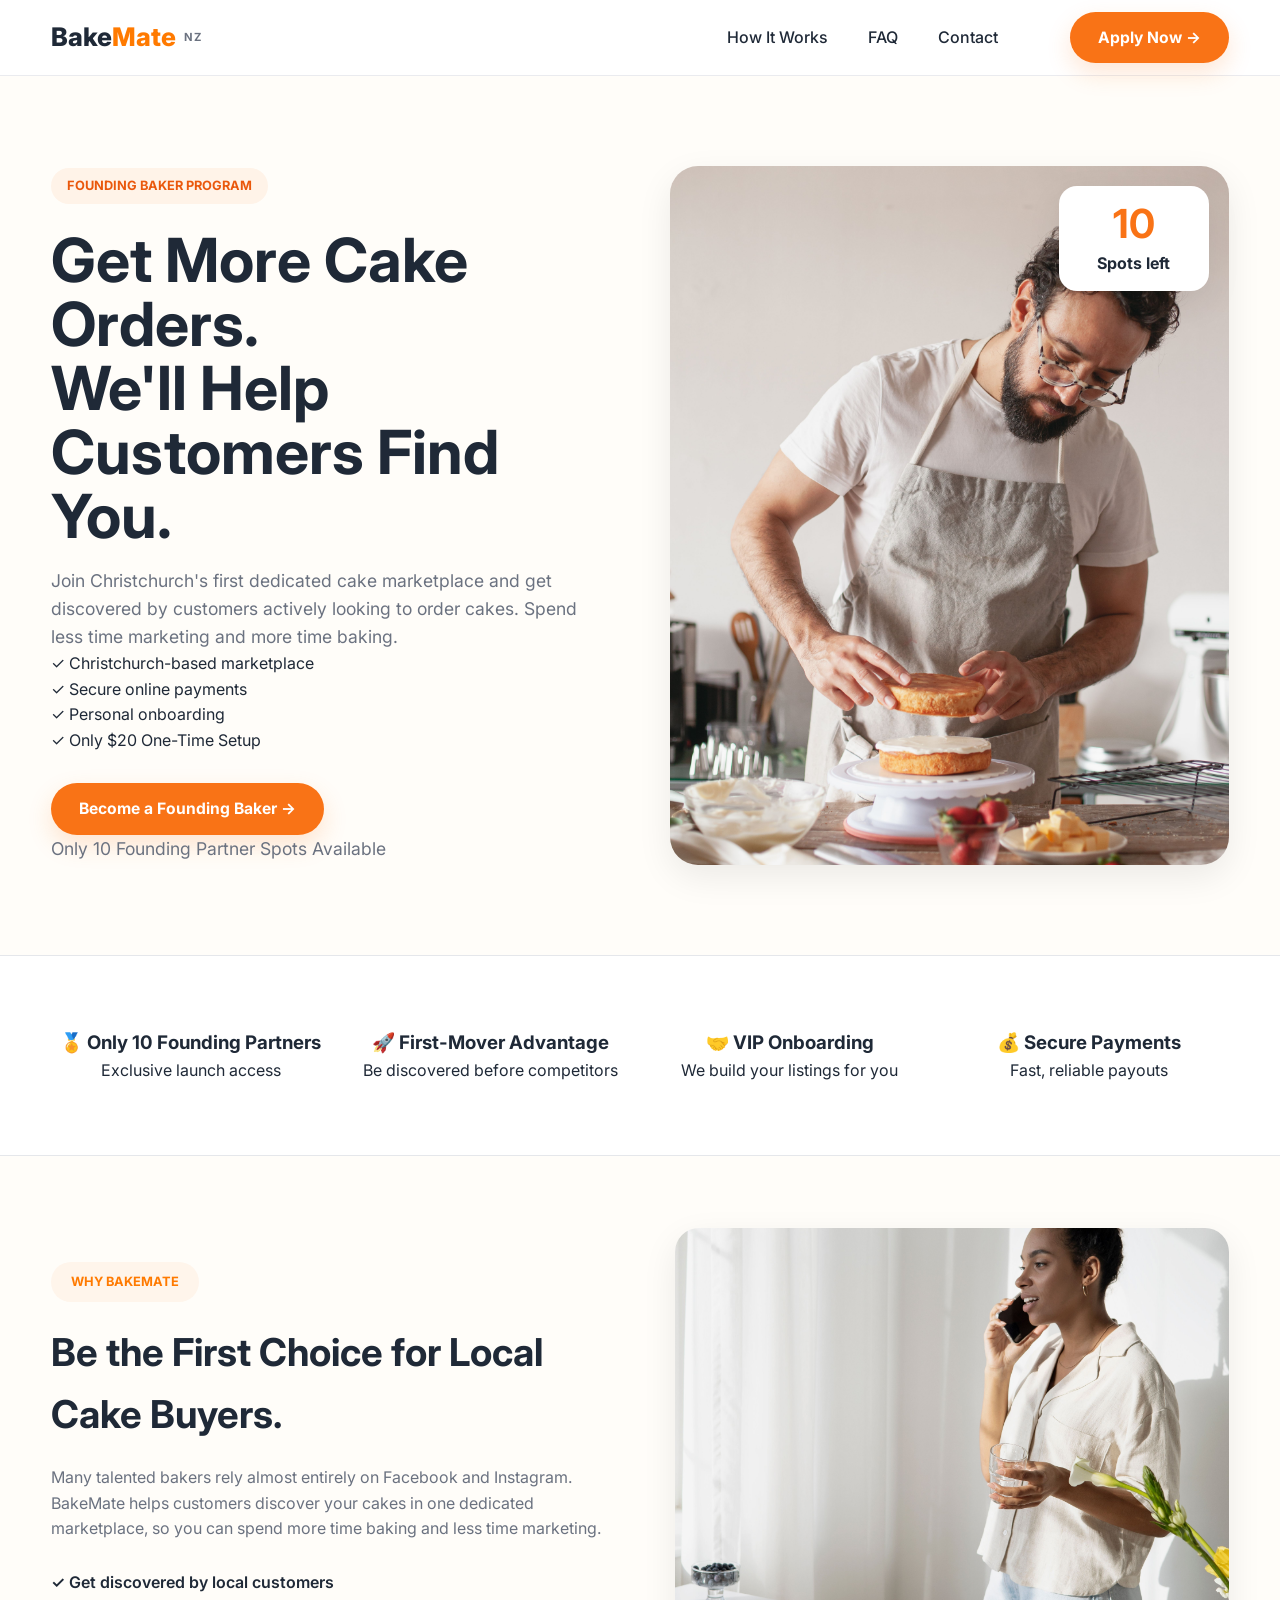
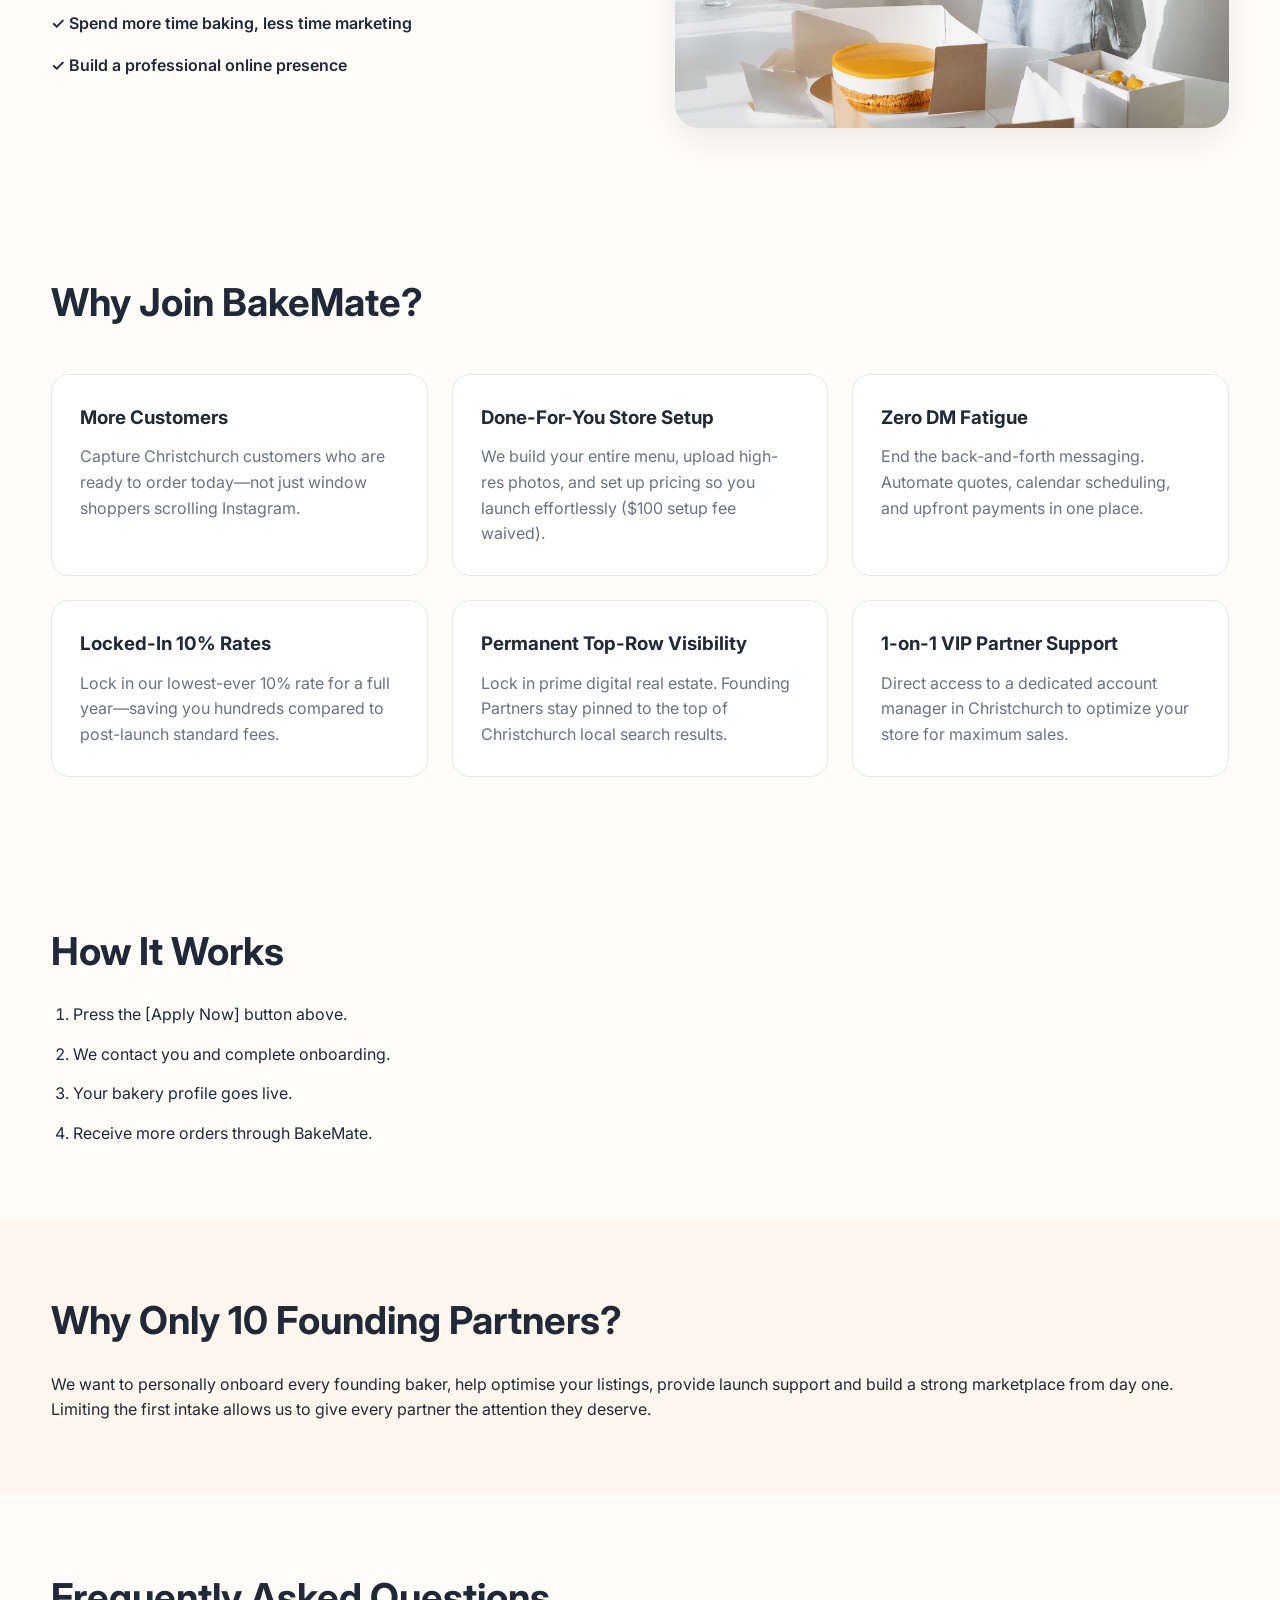
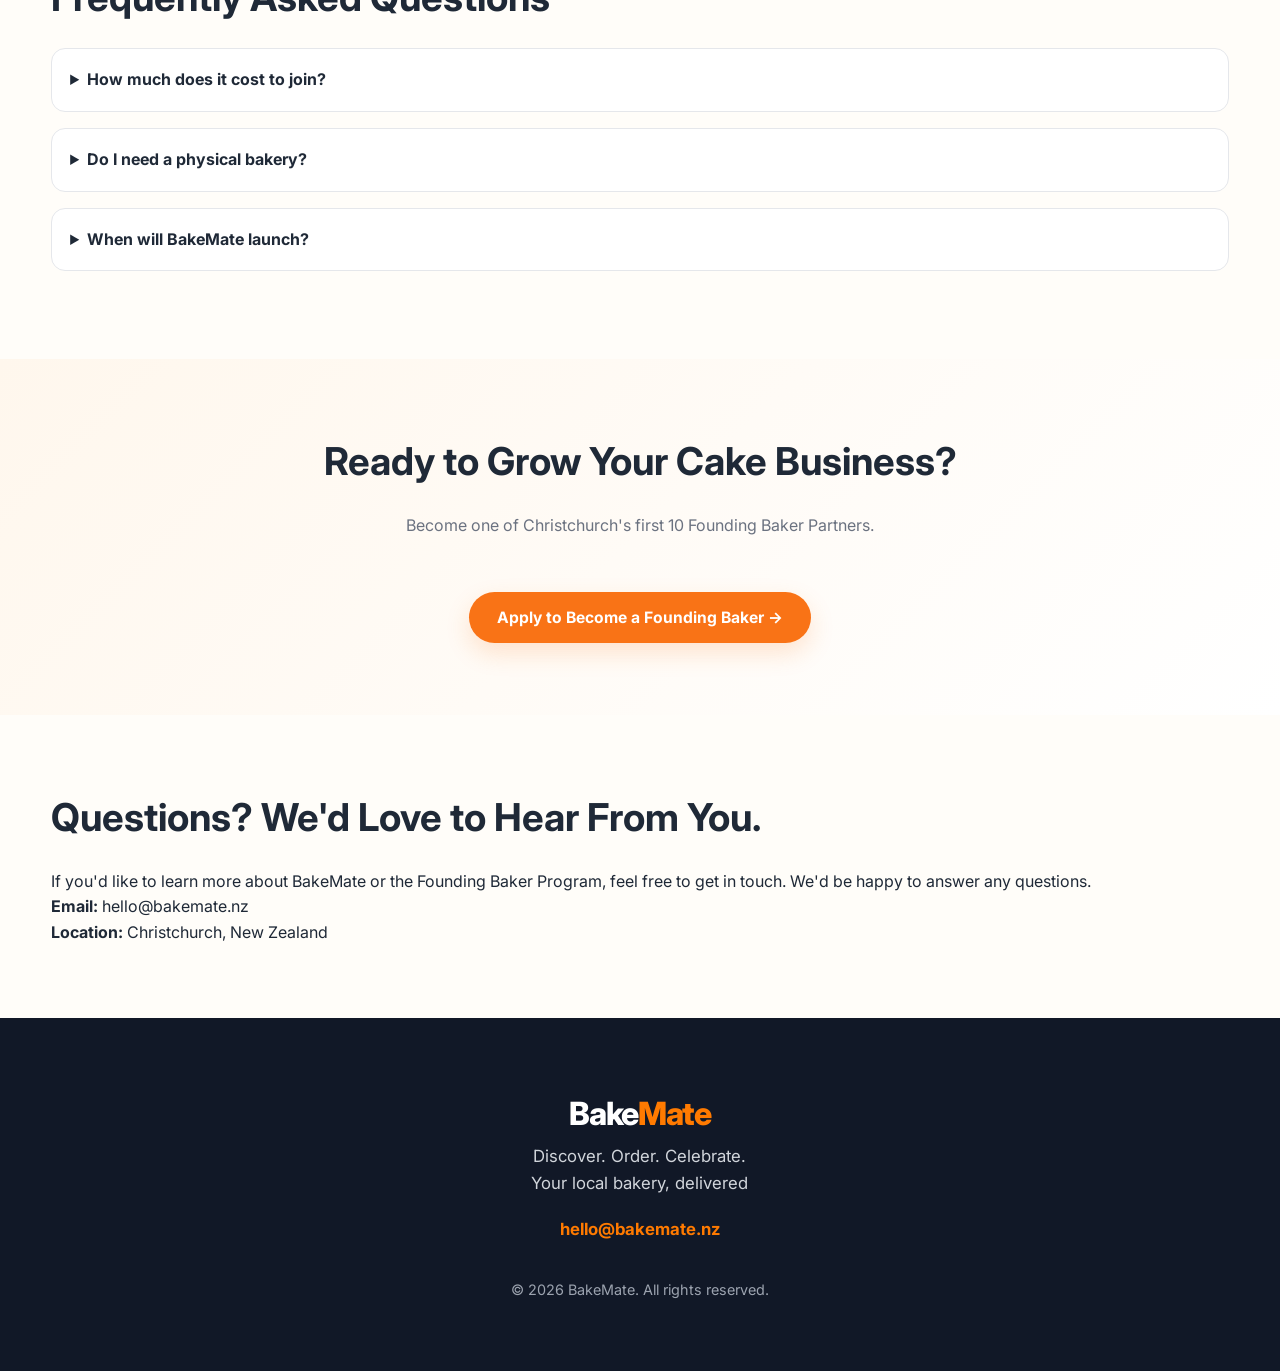
<file: index.html>
<!DOCTYPE html>
<html lang="en">
<head>
  <meta charset="UTF-8">
  <meta name="viewport" content="width=device-width, initial-scale=1.0">
  <title>Become a Founding Baker Partner | BakeMate</title>
  <meta name="description" content="Join BakeMate as one of Christchurch's first 10 Founding Baker Partners and grow your cake business with BakeMate.">
  <link rel="preconnect" href="https://fonts.googleapis.com">
  <link rel="preconnect" href="https://fonts.gstatic.com" crossorigin>
  <link href="https://fonts.googleapis.com/css2?family=Inter:wght@400;500;600;700;800&display=swap" rel="stylesheet">
  <link rel="stylesheet" href="style.css">
</head>

<body>

<header class="header">

    <div class="container">
        <button class="menu-toggle" aria-label="Open Menu">

            <span></span>
            <span></span>
            <span></span>

        </button>

        <a href="/" class="logo">
            <span class="logo-bake">Bake</span><span class="logo-mate">Mate</span>
            <span class="logo-beta">NZ</span>
        </a>

        <nav class="nav">

            <a href="#how">How It Works</a>

            <a href="#faq">FAQ</a>

            <a href="#contact">Contact</a>

        </nav>

        <a href="https://forms.gle/CLpmcEWiqmy2cNuj7"
           target="_blank"
           rel="noopener noreferrer"
           class="btn">
            Apply Now <span class="btn-arrow">→</span>
        </a>

    </div>

</header>

<main>

<section class="hero">
  <div class="container hero-content">

    <div class="hero-text">

      <span class="badge">FOUNDING BAKER PROGRAM</span>

      <h1>Get More Cake Orders.<br>We'll Help Customers Find You.</h1>

      <p>
        Join Christchurch's first dedicated cake marketplace and get discovered by customers actively looking to order cakes. Spend less time marketing and more time baking.
      </p>
      
      <div class="hero-trust">

      <div class="trust-item">
          <span>✓</span>
          <span>Christchurch-based marketplace</span>
      </div>

      <div class="trust-item">
          <span>✓</span>
          <span>Secure online payments</span>
      </div>

      <div class="trust-item">
          <span>✓</span>
          <span>Personal onboarding</span>
      </div>

      <div class="trust-item">
          <span>✓</span>
          <span>Only $20 One-Time Setup</span>
      </div>

  </div> 


      <a href="https://forms.gle/CLpmcEWiqmy2cNuj7"
         target="_blank"
         rel="noopener noreferrer"
         class="btn btn-large">
         Become a Founding Baker →
      </a>
      <p class="hero-spots">
        Only 10 Founding Partner Spots Available
      </p>

    </div>

    <div class="hero-image">
      <img src="assets/images/hero/hero-baker.jpg"
            alt="Professional baker decorating a cake">

      <div class="floating-card">
        <h2>10</h2>
        <p>Spots left</p>
      </div>
    </div>

  </div>
</section>

<section class="trust">
    <div class="container">

        <div class="trust-item">
            <h3>🏅 Only 10 Founding Partners</h3>
            <p>Exclusive launch access</p>
        </div>

        <div class="trust-item">
            <h3>🚀 First-Mover Advantage</h3>
            <p>Be discovered before competitors</p>
        </div>

        <div class="trust-item">
            <h3>🤝 VIP Onboarding</h3>
            <p>We build your listings for you</p>
        </div>

        <div class="trust-item">
            <h3>💰 Secure Payments</h3>
            <p>Fast, reliable payouts</p>
        </div>

    </div>
</section>

<section class="why">

    <div class="container why-grid">

        <div class="why-text">

            <span class="section-badge">
                WHY BAKEMATE
            </span>

            <h2>Be the First Choice for Local Cake Buyers.</h2>

            <p>
                Many talented bakers rely almost entirely on Facebook and Instagram.
                BakeMate helps customers discover your cakes in one dedicated marketplace,
                so you can spend more time baking and less time marketing.
            </p>

            <ul class="why-list">
                <li>✓ Get discovered by local customers</li>
                <li>✓ Spend more time baking, less time marketing</li>
                <li>✓ Build a professional online presence</li>
            </ul>

        </div>

        <div class="why-image">

            <img src="assets/images/why/why-baker.jpg"
                 alt="Home baker packaging a cake">

        </div>

    </div>

</section>

<section class="benefits">
  <div class="container">

    <h2>Why Join BakeMate?</h2>

    <div class="cards">

      <article class="card">
        <h3>More Customers</h3>
        <p>Capture Christchurch customers who are ready to order today—not just window shoppers scrolling Instagram.</p>
      </article>

      <article class="card">
        <h3>Done-For-You Store Setup</h3>
        <p>We build your entire menu, upload high-res photos, and set up pricing so you launch effortlessly ($100 setup fee waived).</p>
      </article>

      <article class="card">
        <h3>Zero DM Fatigue</h3>
        <p>End the back-and-forth messaging. Automate quotes, calendar scheduling, and upfront payments in one place.</p>
      </article>

      <article class="card">
        <h3>Locked-In 10% Rates</h3>
        <p>Lock in our lowest-ever 10% rate for a full year—saving you hundreds compared to post-launch standard fees.</p>
      </article>

      <article class="card">
        <h3>Permanent Top-Row Visibility</h3>
        <p>Lock in prime digital real estate. Founding Partners stay pinned to the top of Christchurch local search results.</p>
      </article>

      <article class="card">
        <h3>1-on-1 VIP Partner Support</h3>
        <p>Direct access to a dedicated account manager in Christchurch to optimize your store for maximum sales.</p>
      </article>

    </div>

  </div>
</section>

<section id="how" class="how">
  <div class="container">

    <h2>How It Works</h2>

    <ol>
      <li>Press the [Apply Now] button above.</li>
      <li>We contact you and complete onboarding.</li>
      <li>Your bakery profile goes live.</li>
      <li>Receive more orders through BakeMate.</li>
    </ol>
  </div>
</section>

<section class="founders">
  <div class="container">

    <h2>Why Only 10 Founding Partners?</h2>

    <p>
      We want to personally onboard every founding baker, help optimise your
      listings, provide launch support and build a strong marketplace from day one.
      Limiting the first intake allows us to give every partner the attention they deserve.
    </p>

  </div>
</section>

<section id="faq" class="faq">
  <div class="container">

    <h2>Frequently Asked Questions</h2>

    <details>
      <summary>How much does it cost to join?</summary>
      <p>
        Founding Partners pay a discounted one-time setup fee of just $20 (normally $100), enjoy a reduced 10% commission rate for their first year, receive priority placement, and get personal onboarding.
      </p>
    </details>

    <details>
      <summary>Do I need a physical bakery?</summary>
      <p>No. Home bakers and bakery shops are welcome, provided they meet local food regulations.</p>
    </details>

    <details>
      <summary>When will BakeMate launch?</summary>
      <p>
        We're working behind the scenes to build Christchurch's best cake marketplace. Our customer launch will follow once we've completed onboarding our Founding Baker Partners and finished final platform testing.
      </p>
    </details>

  </div>
</section>

<section class="cta">
  <div class="container">

    <h2>Ready to Grow Your Cake Business?</h2>

    <p>Become one of Christchurch's first 10 Founding Baker Partners.</p>

    <a href="https://forms.gle/CLpmcEWiqmy2cNuj7"
       target="_blank"
       rel="noopener noreferrer"
       class="btn btn-large">
      Apply to Become a Founding Baker →
    </a>

  </div>
</section>

</main>
<section id="contact" class="contact">
  <div class="container">

    <h2>Questions? We'd Love to Hear From You.</h2>

    <p>
      If you'd like to learn more about BakeMate or the Founding Baker Program,
      feel free to get in touch. We'd be happy to answer any questions.
    </p>

    <div class="contact-details">

      <p><strong>Email:</strong> hello@bakemate.nz</p>

      <p><strong>Location:</strong> Christchurch, New Zealand</p>

    </div>

  </div>
</section>
<footer class="footer">

    <div class="container">

        <h3 class="footer-logo">
            <span class="logo-bake">Bake</span><span class="logo-mate">Mate</span>
        </h3>

        <p class="footer-tagline">
            Discover. Order. Celebrate.
        </p>
        <p class="footer-tagline">
            Your local bakery, delivered
        </p>
        <p class="footer-email">
            <a href="mailto:partner@bakemate.nz">
                hello@bakemate.nz
            </a>
        </p>

        <p class="footer-copy">
            © 2026 BakeMate. All rights reserved.
        </p>

    </div>

</footer>

<script src="script.js"></script>

</body>
</html>
</file>
<file: style.css>
:root{
  --primary:#f97316;
  --primary-dark:#ea580c;
  --text:#1f2937;
  --muted:#6b7280;
  --bg:#fffdf9;
  --surface:#ffffff;
  --border:#e5e7eb;
  --shadow:0 12px 35px rgba(0,0,0,.08);
  --radius:18px;
  --max:1200px;
}

*{margin:0;padding:0;box-sizing:border-box}

html{
  scroll-behavior:smooth;
}

body{
  font-family:"Inter",sans-serif;
  color:var(--text);
  background:var(--bg);
  line-height:1.6;
}

img{
  display:block;
  width:100%;
}

a{
  text-decoration:none;
  color:inherit;
}

.container{
  width:min(92%,var(--max));
  margin:auto;
}

/* HEADER */

.header{
    position:sticky;
    top:0;
    z-index:1000;

    backdrop-filter:blur(14px);
    background:rgba(255,255,255,.88);

    border-bottom:1px solid rgba(229,231,235,.8);

    transition:all .35s ease;
}

.header .container{
    display:flex;
    align-items:center;
    justify-content:space-between;

    gap:32px;

    padding:12px 0;

    transition:all .35s ease;
}

.logo{
    display:flex;
    align-items:center;

    font-size:1.6rem;
    font-weight:800;

    transition:all .35s ease;
}

.logo:hover{
    opacity: 0.85;
}

.logo-bake{
    color: #1F2937;
}

.logo-mate{
    color: #FF7A00;
}

.logo-beta{
    margin-left: 8px;
    font-size: 0.7rem;
    font-weight: 700;
    color: #6B7280;
    letter-spacing: 0.08em;
}
/* NAVIGATION , change flex to none to turn naviagation off*/

.nav{
    display:flex;
    align-items:center;
    gap:40px;
    margin-left:auto;
    margin-right:40px;
}

.nav a{
    font-size:1rem;
    font-weight:500;
    color:var(--text);
    position:relative;
    transition:color .25s ease;
}

.nav a:hover{
    color:var(--primary);
}

.nav a::after{
    content:"";
    position:absolute;
    left:0;
    bottom:-8px;
    width:0;
    height:2px;
    background:var(--primary);
    transition:.25s;
}

.nav a:hover::after{
    width:100%;
}

.btn{
    background:var(--primary);
    color:white;

    padding:13px 28px;

    border-radius:999px;

    font-size:.98rem;
    font-weight:700;

    box-shadow:0 10px 24px rgba(249,115,22,.18);

    transition:all .35s ease;
}

.btn:hover{
    background:var(--primary-dark);
    transform:translateY(-2px);
    box-shadow:0 16px 35px rgba(249,115,22,.25);
}

.btn-large{
  display:inline-block;
  margin-top:30px;
}
/* Menu */
.menu-toggle{
    display:none; 
}

/* HERO */

.hero{
  padding:90px 0;
}

.hero-content{
  display:grid;
  grid-template-columns:1fr 1fr;
  gap:60px;
  align-items:center;
}

.badge{
  display:inline-block;
  background:#fff3e8;
  color:var(--primary-dark);
  padding:8px 16px;
  border-radius:999px;
  font-size:.8rem;
  font-weight:700;
  margin-bottom:25px;
}

.hero h1{
  font-size:3.8rem;
  line-height:1.05;
  margin-bottom:18px;
}

.hero p{
  color:var(--muted);
  font-size:1.1rem;
  max-width:560px;
}

.hero-points{
  display:flex;
  flex-wrap:wrap;
  gap:14px;
  margin-top:28px;
}

.hero-points span{
  background:white;
  border:1px solid var(--border);
  padding:10px 16px;
  border-radius:999px;
}

.hero-image{
  position:relative;
}

.hero-image img{
  width:100%;
  aspect-ratio:4/5;
  object-fit:cover;
  border-radius:28px;
  box-shadow:var(--shadow);
}

.floating-card{
  position:absolute;
  top:20px;
  right:20px;

  width:150px;
  padding:18px;

  background:white;
  border-radius:18px;
  text-align:center;
  box-shadow:var(--shadow);
}

.floating-card h2{
  color:var(--primary);
  font-size:2.5rem;
  line-height:1;
  margin-bottom:10px;
}

.floating-card p{
  color:var(--text);
  font-weight:700;
  font-size:1rem;
  line-height:1.2;
  margin:0;
}

/* SECTIONS */

section{
  padding:72px 0;
}
.section-title{
    margin-bottom:18px;
}

.section-subtitle{
    margin-bottom:48px;
}
/* WHY SECTION */

.why-grid{
    display:grid;
    grid-template-columns:1fr 1fr;
    gap:70px;
    align-items:center;
}

.section-badge{
    display:inline-block;
    background:#FFF5EB;
    color:#FF7A00;
    padding:10px 20px;
    border-radius:999px;
    font-size:.8rem;
    font-weight:700;
    margin-bottom:20px;
}

.why-text h2{
    margin-bottom:20px;
}

.why-text p{
    color:var(--muted);
    margin-bottom:28px;
}

.why-list{
    list-style:none;
    padding:0;
}

.why-list li{
    display:flex;
    align-items:center;
    gap:10px;
    margin-bottom:16px;
    font-weight:600;
    color:var(--text);
}

.why-image img{
    width:100%;
    height:500px;
    object-fit:cover;
    border-radius:24px;
    box-shadow:var(--shadow);
}

h2{
  font-size:2.4rem;
  margin-bottom:20px;
}

.trust{
  background:white;
  border-top:1px solid var(--border);
  border-bottom:1px solid var(--border);
}

.trust .container{
    display:grid;
    grid-template-columns:repeat(4,1fr);
    gap:20px;
    text-align:center;
}

.cards{
  display:grid;
  grid-template-columns:repeat(3,1fr);
  gap:24px;
  margin-top:40px;
}

.card{
  background:white;
  border:1px solid var(--border);
  border-radius:var(--radius);
  padding:28px;
  transition:.25s;
}

.card:hover{
  transform:translateY(-6px);
  box-shadow:var(--shadow);
  border-color:var(--primary);
}

.card h3{
  margin-bottom:12px;
}

.card p{
  color:var(--muted);
}

.how ol{
  margin-left:22px;
  display:grid;
  gap:14px;
}

.founders{
  background:#fff7ed;
}

.faq details{
  background:white;
  border:1px solid var(--border);
  border-radius:14px;
  padding:18px;
  margin-bottom:16px;
}

.faq summary{
  cursor:pointer;
  font-weight:700;
}

.faq p{
  margin-top:12px;
  color:var(--muted);
}

.cta{
  text-align:center;
  background:linear-gradient(135deg,#fff7ed,#ffffff);
}

.cta p{
  color:var(--muted);
  margin-bottom:24px;
}

.footer{
    background:#111827;
    color:white;
    text-align:center;
    padding:70px 20px;
}

.footer-logo{
    font-size:2rem;
    font-weight:800;
    letter-spacing:-0.04em;
    margin-bottom:6px;
}

.footer-tagline{
    color:#D1D5DB;
    font-size:1.05rem;
    max-width:550px;
    margin:0 auto 4px;
    line-height:1.4;
}
.footer-email{
    margin-top:20px;
}

.footer-email a{
    color:#FF7A00;
    font-weight:700;
    font-size:1.05rem;
    transition:.2s;
}

.footer-email a:hover{
    color:#FDBA74;
}

.footer-copy{
    margin-top:35px;
    color:#9CA3AF;
    font-size:.9rem;
}
.footer .logo-bake{
    color:white;
}

.footer .logo-mate{
    color:#FF7A00;
}

/* MOBILE */

@media (max-width:900px){

  .hero-content,
  .why-grid,
  .cards,
  .trust .container{
    display:grid;
    grid-template-columns:1fr;
    gap:18px;
}

  .hero{
    padding:60px 0;
  }

  .hero h1{
    font-size:2.7rem;
  }

  /* Hero image first */
  .hero-image{
    order:-1;
  }

  .hero-image img{
    height:380px;
    object-fit:cover;
  }

  /* Why section */
  .why-grid{
    gap:40px;
  }

  .why-text{
    order:1;
  }

  .why-image{
    order:2;
  }

  .why-image img{
    height:320px;
    object-fit:cover;
  }

  /* Floating card */
  .floating-card{
    top:15px;
    right:15px;
    width:110px;
    padding:12px;
  }

  .floating-card h2{
    font-size:2rem;
  }

  .floating-card p{
    font-size:.85rem;
  }


/* Mobile Header */

.header .container{
    display:grid;
    grid-template-columns:44px 1fr auto;
    align-items:center;
    gap:10px;
}

/* Hamburger */
.menu-toggle{
    display:flex;
    align-items:center;
    justify-content:center;

    width:44px;
    height:44px;

    border:none;
    background:none;
    cursor:pointer;
    position:relative;
}

.menu-toggle span{
    position:absolute;
    left:10px;

    width:22px;
    height:2.5px;

    background:#1F2937;
    border-radius:999px;

    transition:.3s ease;
}

.menu-toggle span:nth-child(1){
    top:13px;
}

.menu-toggle span:nth-child(2){
    top:20px;
}

.menu-toggle span:nth-child(3){
    top:27px;
}
.menu-toggle.active span:nth-child(1){
    transform:rotate(45deg);
    top:20px;
}

.menu-toggle.active span:nth-child(2){
    opacity:0;
}

.menu-toggle.active span:nth-child(3){
    transform:rotate(-45deg);
    top:20px;
}

/* Logo */
.logo{
    justify-self:start;
    font-size:1.35rem;      /* was 1.55rem */
}

/* NZ text */
.logo-beta{
    font-size:.6rem;
    margin-left:6px;
}

/* Apply button */
.btn{
    justify-self:end;

    padding:14px 24px;      /* was 11px 18px */

    font-size:1rem;         /* was .9rem */

    font-weight:700;
    border-radius:22px;
}
.btn-arrow{
    display:none;
}

.nav{

    display:none;

    position:absolute;

    top:72px;
    left:0;

    width:100%;

    background:white;

    padding:24px;

    box-shadow:0 12px 30px rgba(0,0,0,.08);

    flex-direction:column;

    gap:18px;
}

.nav.open{
    display:flex;
}


/* Header after scrolling */
.header.scrolled{
    box-shadow:0 10px 35px rgba(0,0,0,.08);
}

.header.scrolled .container{
    padding:8px 0;
}

.header.scrolled .logo{
    font-size:1.65rem;
}

.header.scrolled .btn{
    padding:10px 20px;
    font-size:.95rem;
}

.header.scrolled .nav a{
    font-size:.95rem;
}

/* Scroll reveal */
.reveal{
    opacity:0;
    transform:translateY(40px);
    transition:opacity .7s ease, transform .7s ease;
}

.reveal.visible{
    opacity:1;
    transform:translateY(0);
}
.hero-trust {
    display: flex;
    flex-direction: column;
    gap: 14px;
    margin: 32px 0;
}
.hero-text{
    max-width:560px;
}

.trust .container{
    grid-template-columns:1fr;
    gap:18px;
}

.trust-item{
    background:#fff;
    border:1px solid var(--border);
    border-radius:16px;
    padding:22px;
    text-align:center;
    box-shadow:0 6px 18px rgba(0,0,0,.05);
}

.trust-item h3{
    margin-bottom:8px;
    font-size:1.2rem;
}

.trust-item p{
    margin:0;
    color:var(--muted);
    line-height:1.5;
}

.hero-spots {
    margin-top: 18px;
    color: #ff7a00;
    font-size: 15px;
    font-weight: 600;
}
.contact{
    background:#fff;
    text-align:center;
    border-top:1px solid var(--border);
}

.contact p{
    color:var(--muted);
    max-width:650px;
    margin:0 auto 20px;
}

.contact-details{
    margin-top:30px;
}

.contact-details p{
    margin-bottom:10px;
    font-size:1.05rem;
}
}
</file>
